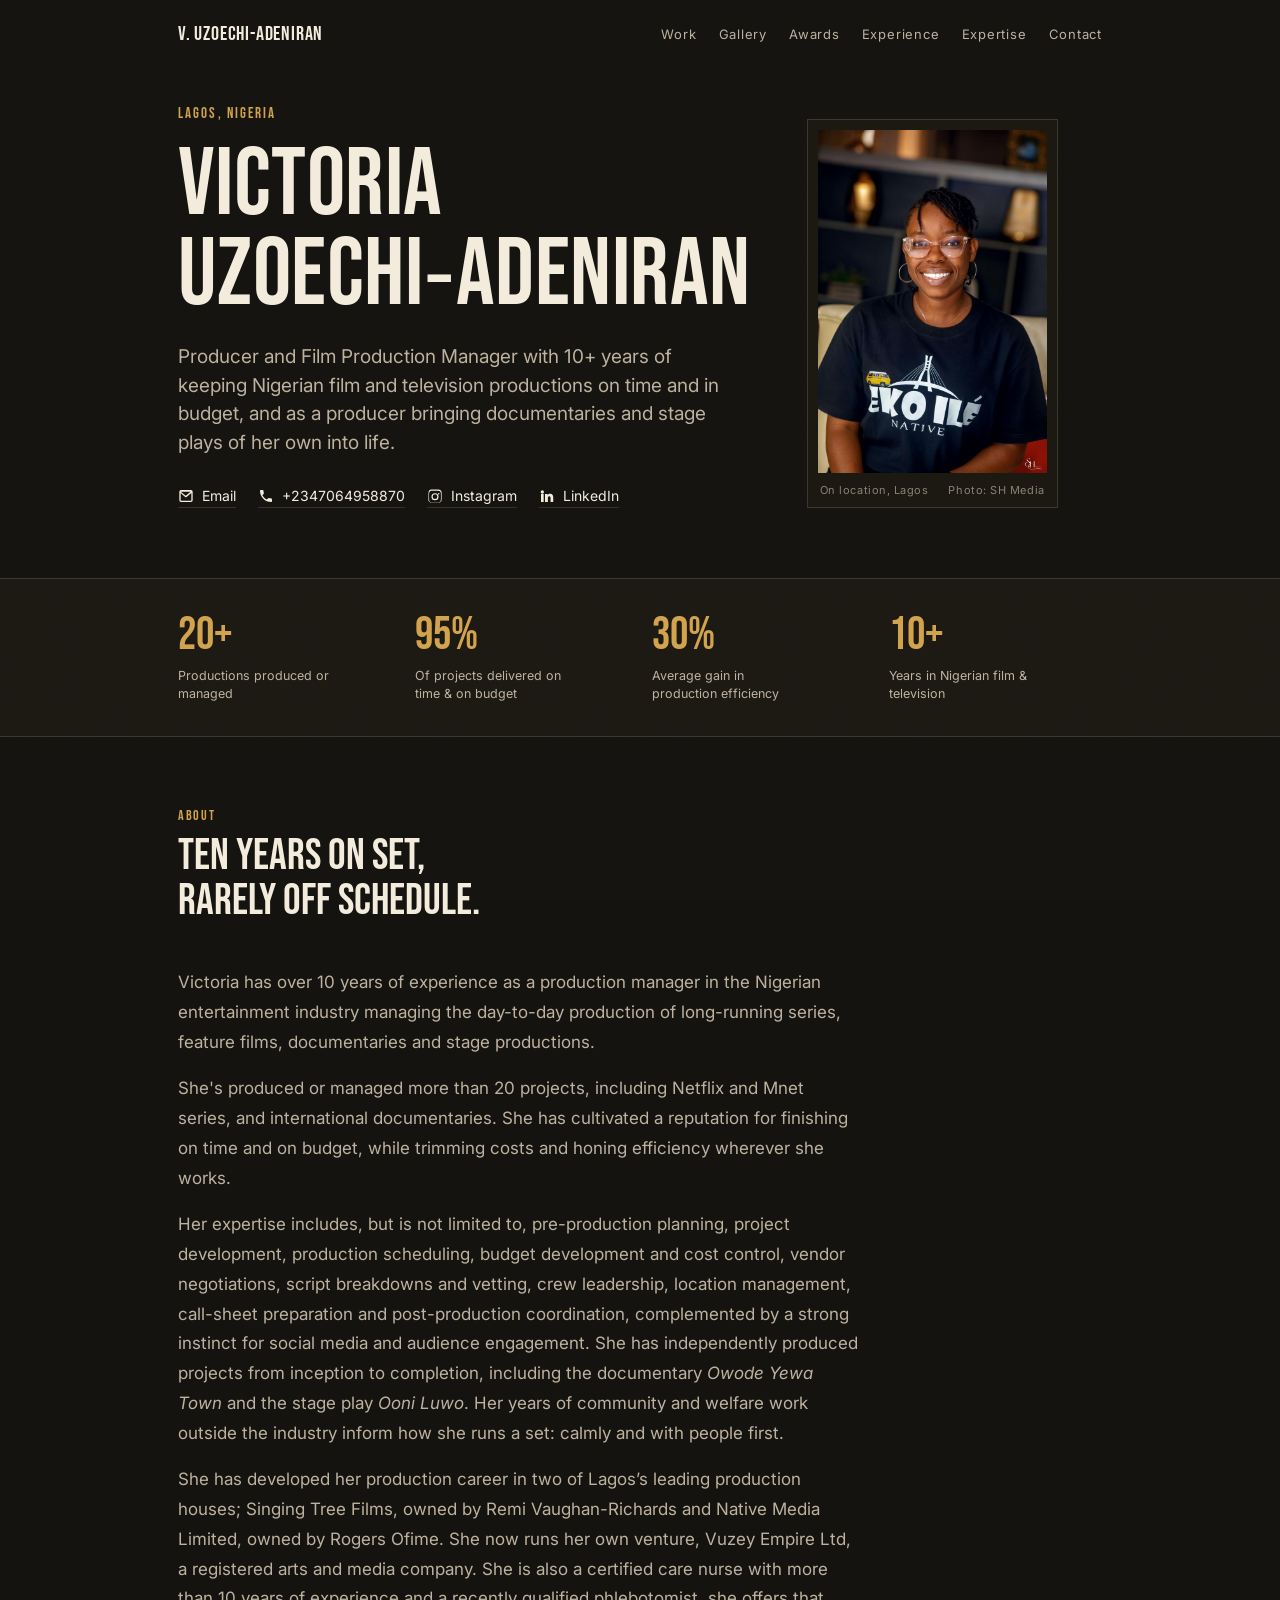
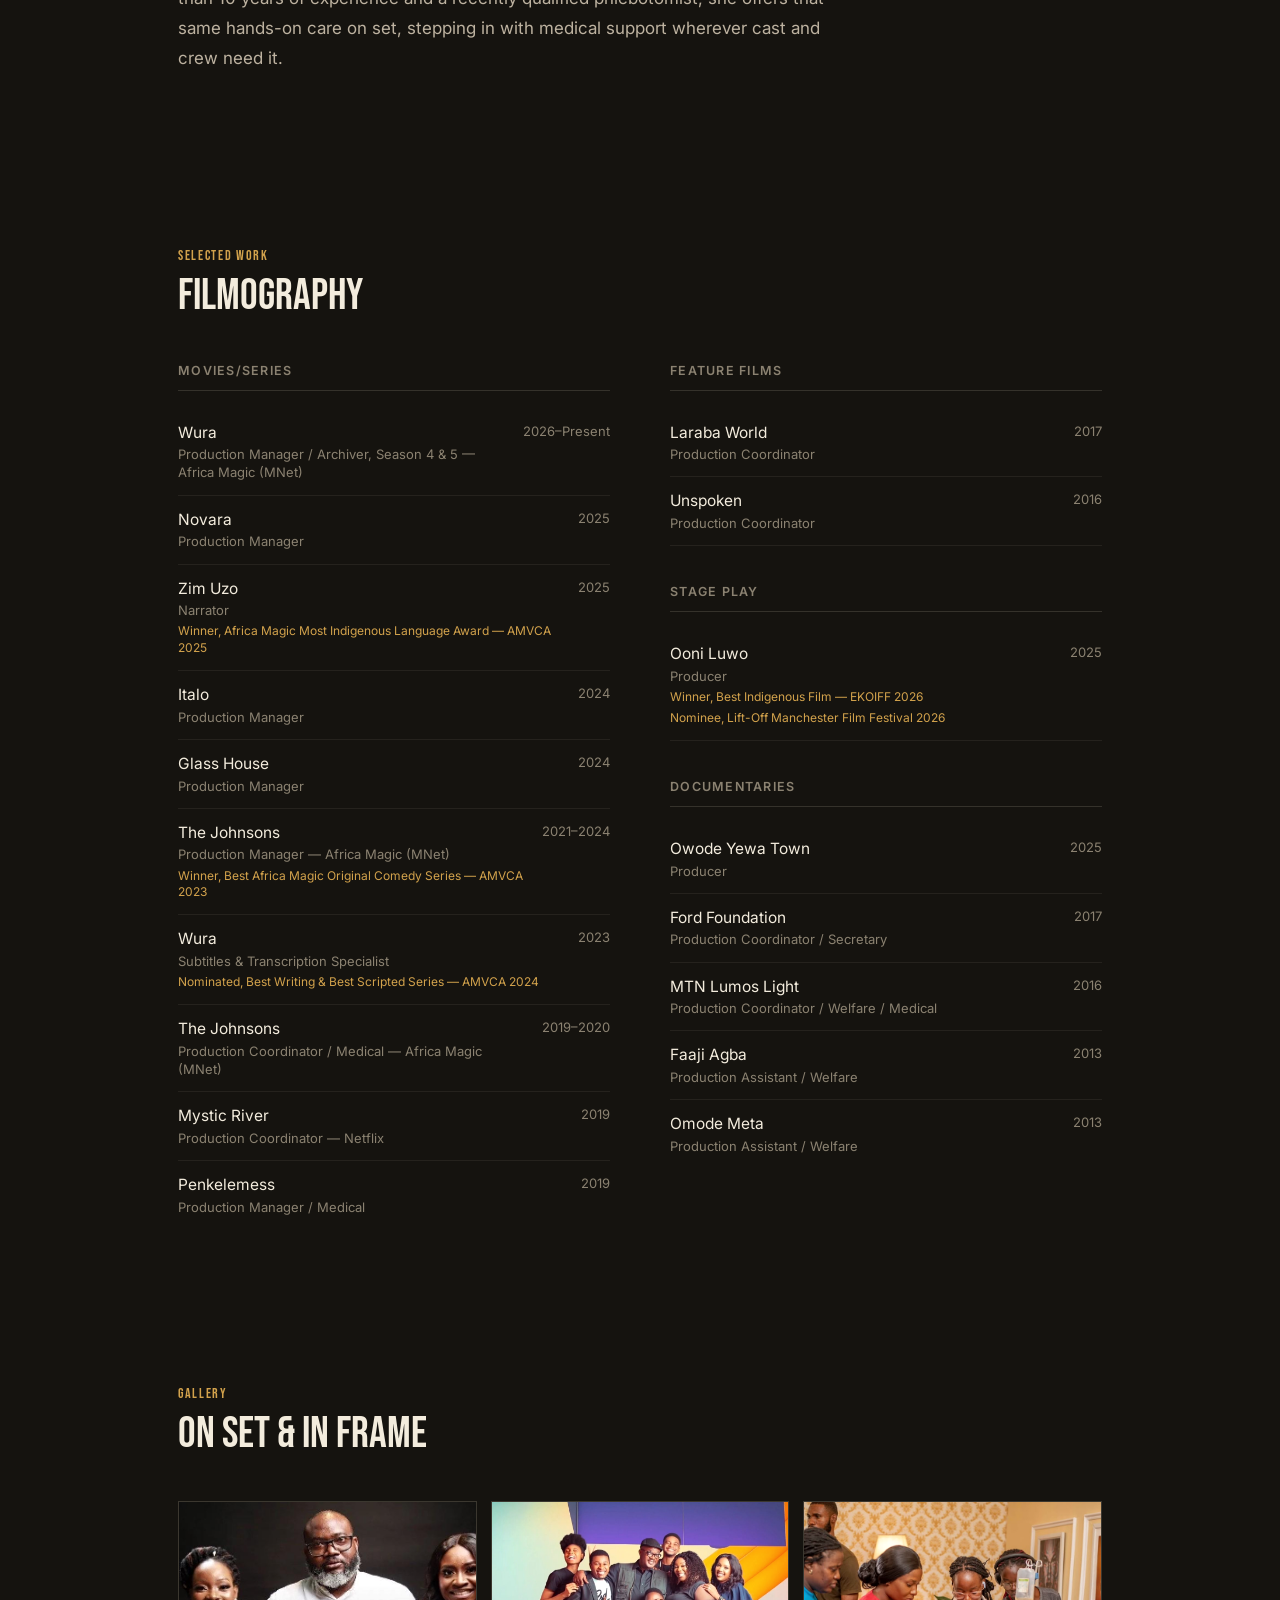
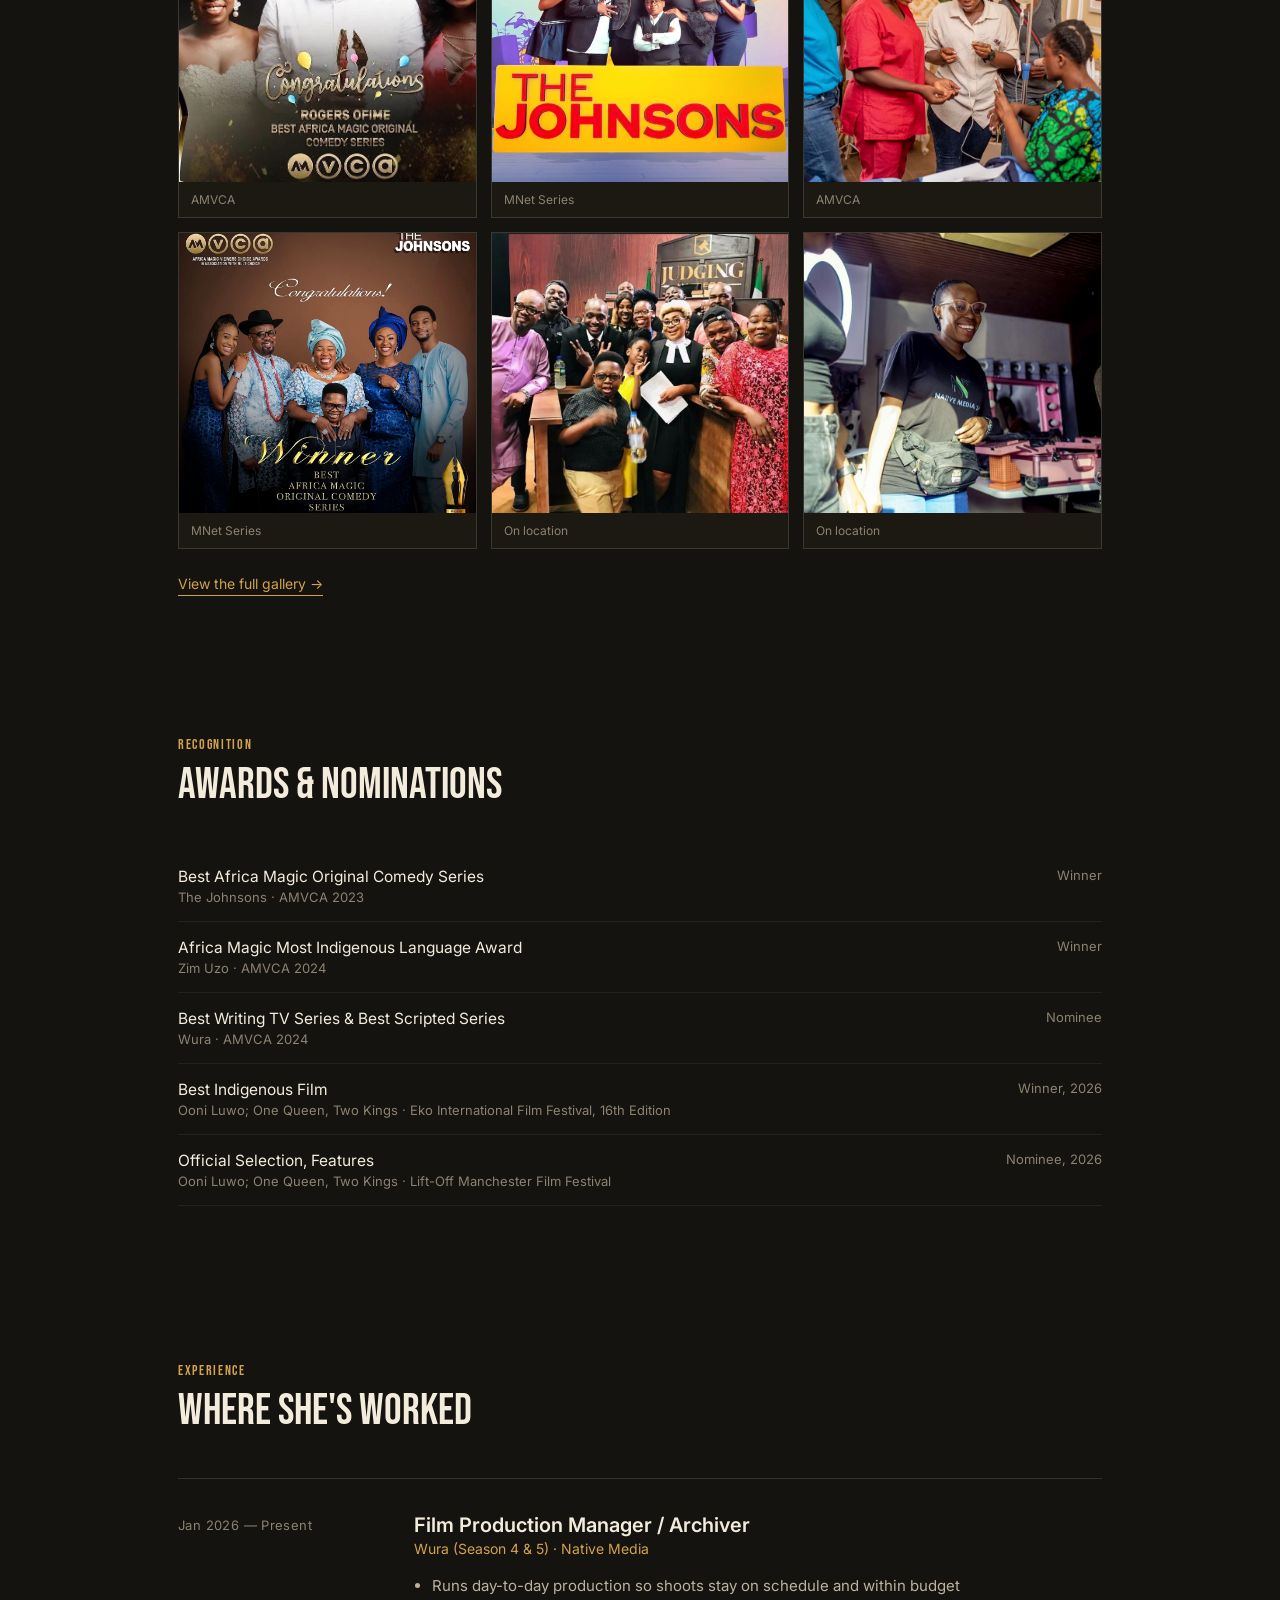
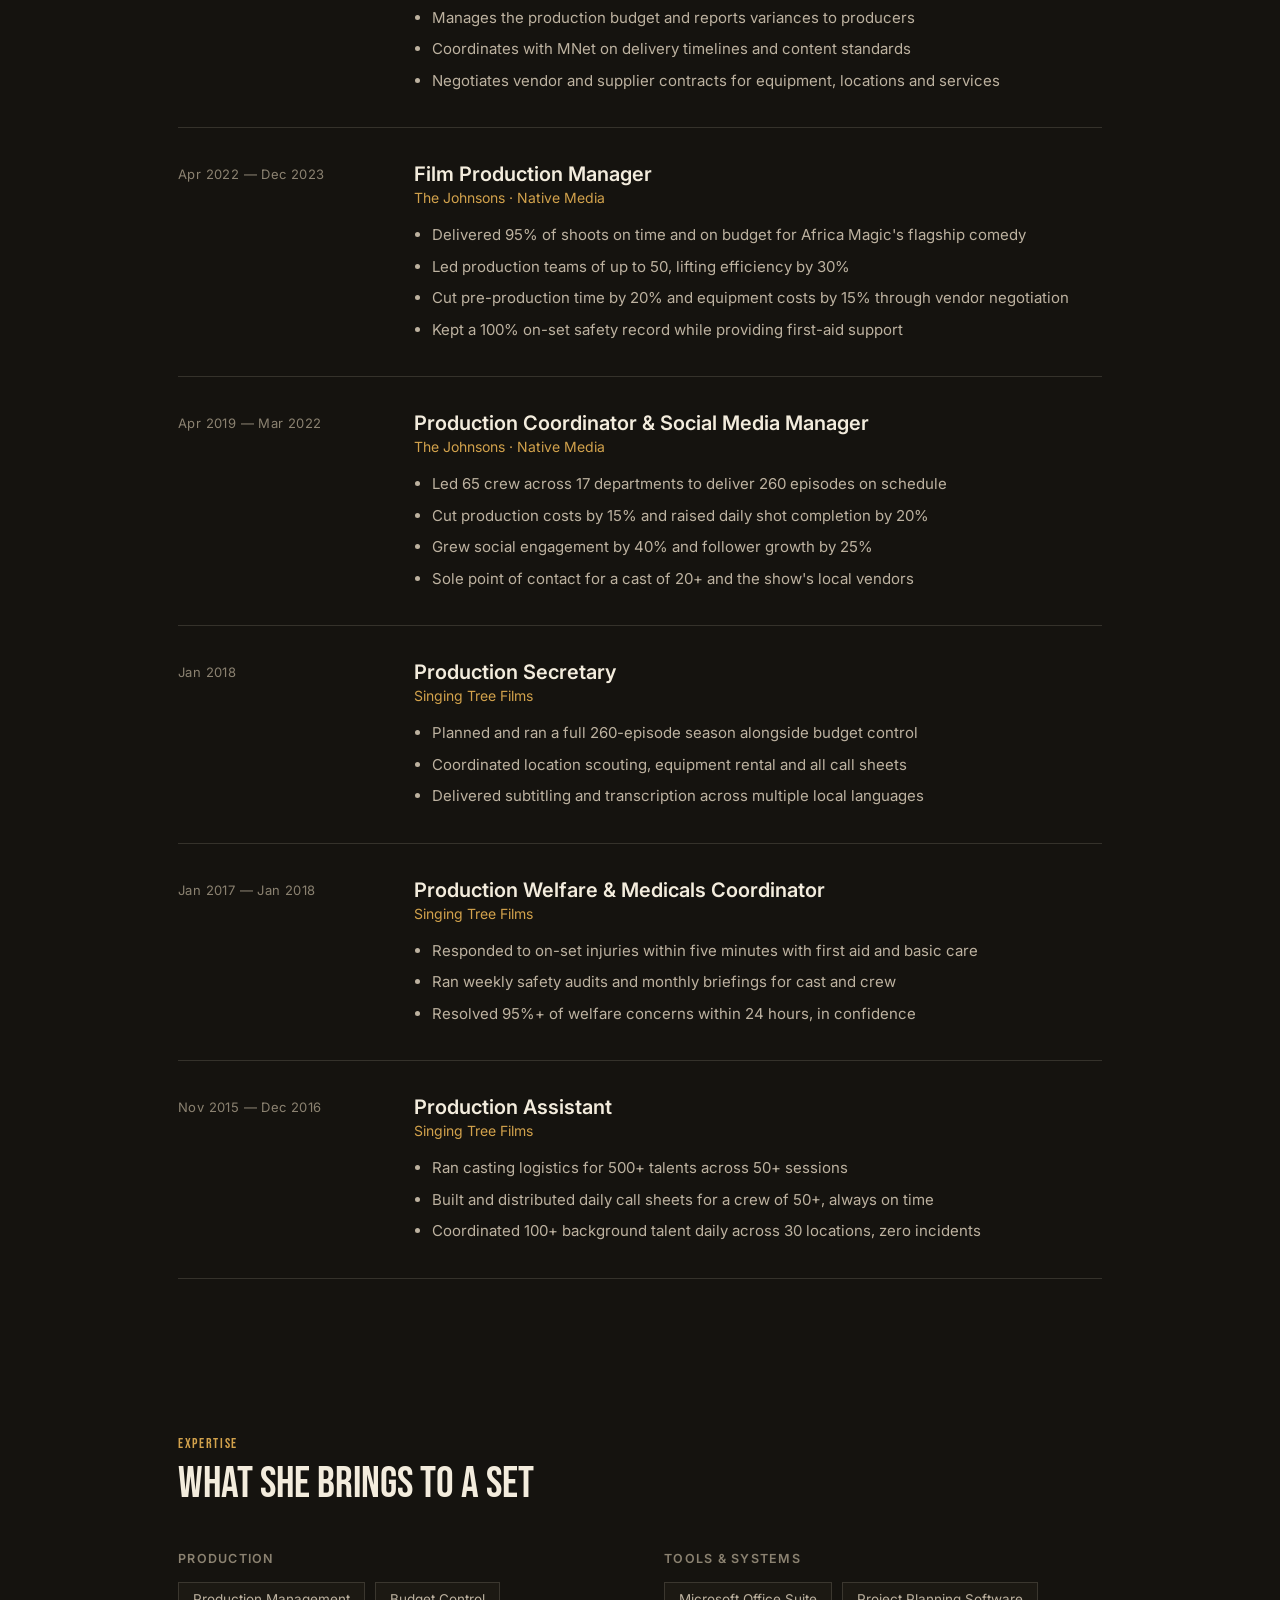
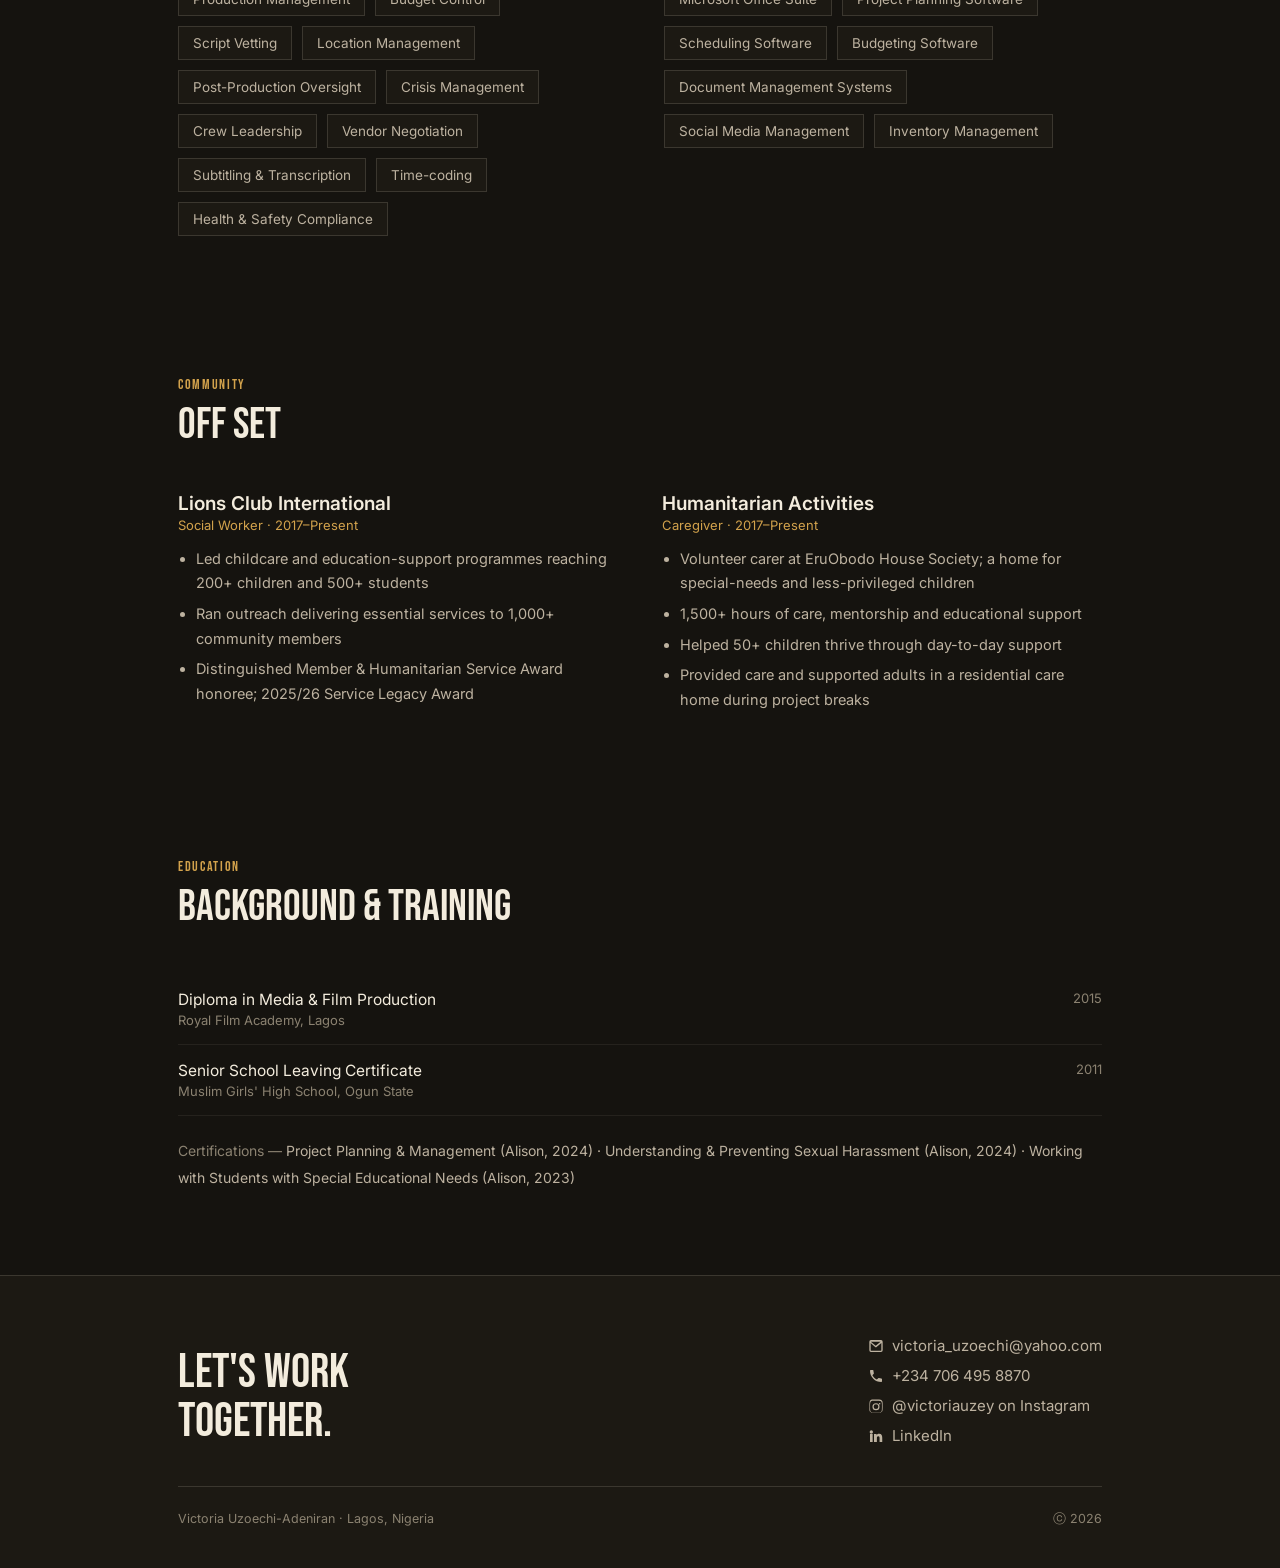
<file: index.html>
<!DOCTYPE html>
<html lang="en">
<head>
<meta charset="UTF-8">
<meta name="viewport" content="width=device-width, initial-scale=1, viewport-fit=cover">
<title>Victoria Uzoechi-Adeniran — Film Production Manager</title>
<link rel="preconnect" href="https://fonts.googleapis.com">
<link rel="preconnect" href="https://fonts.gstatic.com" crossorigin>
<link href="https://fonts.googleapis.com/css2?family=Bebas+Neue&family=Inter:ital,wght@0,400;0,500;0,600;0,700;1,400&display=swap" rel="stylesheet">
<link rel="stylesheet" href="styles.css">
</head>
<body>
<div class="grain"></div>

<div class="topstrip">
  <div class="mark">V. UZOECHI-ADENIRAN</div>
  <nav>
    <a href="#work">Work</a>
    <a href="gallery.html">Gallery</a>
    <a href="#awards">Awards</a>
    <a href="#experience">Experience</a>
    <a href="#expertise">Expertise</a>
    <a href="#contact">Contact</a>
  </nav>
</div>

<header class="hero">
  <div class="hero-text">
    <p class="eyebrow">Lagos, Nigeria</p>
    <h1>Victoria<br>Uzoechi&#8209;Adeniran</h1>
    <p class="role">Producer and Film Production Manager with 10+ years of keeping Nigerian film and television productions on time and in budget, and as a producer bringing documentaries and stage plays of her own into life.</p>
    <div class="hero-links">
      <a href="mailto:Victoria_uzoechi@yahoo.com">
        <svg viewBox="0 0 24 24"><path d="M2 5.5A2.5 2.5 0 0 1 4.5 3h15A2.5 2.5 0 0 1 22 5.5v13a2.5 2.5 0 0 1-2.5 2.5h-15A2.5 2.5 0 0 1 2 18.5v-13zm2.2.3 7.4 6 7.2-6H4.2zM20 7.4l-7.6 6.3a1 1 0 0 1-1.3 0L4 7.5V18.5c0 .3.2.5.5.5h15c.3 0 .5-.2.5-.5V7.4z"/></svg>
        Email
      </a>
      <a href="tel:+2347064958870">
        <svg viewBox="0 0 24 24"><path d="M6.6 10.8c1.4 2.8 3.8 5.2 6.6 6.6l2.2-2.2c.3-.3.7-.4 1-.2 1.1.4 2.3.6 3.6.6.6 0 1 .4 1 1V20c0 .6-.4 1-1 1C10.6 21 3 13.4 3 4c0-.6.4-1 1-1h3.2c.6 0 1 .4 1 1 0 1.3.2 2.5.6 3.6.1.4 0 .8-.2 1L6.6 10.8z"/></svg>
        +2347064958870
      </a>
      <a href="https://www.instagram.com/victoriauzey" target="_blank" rel="noopener">
        <svg viewBox="0 0 24 24"><path d="M12 2.2c3.2 0 3.6 0 4.9.1 1.2.1 1.9.3 2.3.4.6.2 1 .5 1.4.9.4.4.7.8.9 1.4.2.4.3 1.1.4 2.3.1 1.3.1 1.7.1 4.9s0 3.6-.1 4.9c-.1 1.2-.3 1.9-.4 2.3-.2.6-.5 1-.9 1.4-.4.4-.8.7-1.4.9-.4.2-1.1.3-2.3.4-1.3.1-1.7.1-4.9.1s-3.6 0-4.9-.1c-1.2-.1-1.9-.3-2.3-.4-.6-.2-1-.5-1.4-.9-.4-.4-.7-.8-.9-1.4-.2-.4-.3-1.1-.4-2.3C2.2 15.6 2.2 15.2 2.2 12s0-3.6.1-4.9c.1-1.2.3-1.9.4-2.3.2-.6.5-1 .9-1.4.4-.4.8-.7 1.4-.9.4-.2 1.1-.3 2.3-.4C8.4 2.2 8.8 2.2 12 2.2zm0 1.8c-3.1 0-3.5 0-4.7.1-1 .1-1.6.2-1.9.4-.5.2-.8.4-1.1.7-.3.3-.5.6-.7 1.1-.1.3-.3.9-.4 1.9-.1 1.2-.1 1.6-.1 4.7s0 3.5.1 4.7c.1 1 .2 1.6.4 1.9.2.5.4.8.7 1.1.3.3.6.5 1.1.7.3.1.9.3 1.9.4 1.2.1 1.6.1 4.7.1s3.5 0 4.7-.1c1-.1 1.6-.2 1.9-.4.5-.2.8-.4 1.1-.7.3-.3.5-.6.7-1.1.1-.3.3-.9.4-1.9.1-1.2.1-1.6.1-4.7s0-3.5-.1-4.7c-.1-1-.2-1.6-.4-1.9-.2-.5-.4-.8-.7-1.1-.3-.3-.6-.5-1.1-.7-.3-.1-.9-.3-1.9-.4-1.2-.1-1.6-.1-4.7-.1zm0 3.7a5.3 5.3 0 1 1 0 10.6 5.3 5.3 0 0 1 0-10.6zm0 1.8a3.5 3.5 0 1 0 0 7 3.5 3.5 0 0 0 0-7zm5.5-2a1.2 1.2 0 1 1 0 2.4 1.2 1.2 0 0 1 0-2.4z"/></svg>
        Instagram
      </a>
      <a href="https://www.linkedin.com/in/victoria-uzoechi-5a5214102/" target="_blank" rel="noopener">
        <svg viewBox="0 0 24 24"><path d="M4.98 3.5a2.5 2.5 0 1 1 0 5 2.5 2.5 0 0 1 0-5zM3 9h4v12H3zM9 9h3.8v1.7h.05c.53-1 1.83-2 3.76-2 4 0 4.75 2.6 4.75 6v6.3h-4v-5.6c0-1.34-.02-3.07-1.87-3.07-1.87 0-2.16 1.46-2.16 2.97V21H9z"/></svg>
        LinkedIn
      </a>
    </div>
  </div>
  <div class="hero-photo">
    <div class="frame">
      <img src="images/profile.jpeg" alt="Portrait of Victoria Uzoechi-Adeniran">
      <div class="cap"><span>On location, Lagos</span><span>Photo: SH Media</span></div>
    </div>
  </div>
</header>

<div class="stats">
  <div class="stats-inner">
    <div class="stat"><b>20+</b><span>Productions produced or managed</span></div>
    <div class="stat"><b>95%</b><span>Of projects delivered on time &amp; on budget</span></div>
    <div class="stat"><b>30%</b><span>Average gain in production efficiency</span></div>
    <div class="stat"><b>10+</b><span>Years in Nigerian film &amp; television</span></div>
  </div>
</div>

<section class="tight" id="about">
  <div class="wrap">
    <div class="section-head">
      <p class="tag">About</p>
      <h2>Ten years on set,<br>rarely off schedule.</h2>
    </div>
    <p class="lede">Victoria has over 10 years of experience as a production manager in the Nigerian entertainment industry managing the day-to-day production of long-running series, feature films, documentaries and stage productions.</p>
    <p class="lede">She's produced or managed more than 20 projects, including Netflix and Mnet series, and international documentaries. She has cultivated a reputation for finishing on time and on budget, while trimming costs and honing efficiency wherever she works.</p>
    <p class="lede">Her expertise includes, but is not limited to, pre-production planning, project development, production scheduling, budget development and cost control, vendor negotiations, script breakdowns and vetting, crew leadership, location management, call-sheet preparation and post-production coordination, complemented by a strong instinct for social media and audience engagement. She has independently produced projects from inception to completion, including the documentary <em>Owode Yewa Town</em> and the stage play <em>Ooni Luwo</em>. Her years of community and welfare work outside the industry inform how she runs a set: calmly and with people first.</p>
    <p class="lede">She has developed her production career in two of Lagos’s leading production houses; Singing Tree Films, owned by Remi Vaughan-Richards and Native Media Limited, owned by Rogers Ofime. She now runs her own venture, Vuzey Empire Ltd, a registered arts and media company. She is also a certified care nurse with more than 10 years of experience and a recently qualified phlebotomist, she offers that same hands-on care on set, stepping in with medical support wherever cast and crew need it.</p>
  </div>
</section>

<section id="work">
  <div class="wrap">
    <div class="section-head">
      <p class="tag">Selected Work</p>
      <h2>Filmography</h2>
    </div>
    <div class="fg-groups">

      <div class="fg-group">
        <h3>Movies/Series</h3>
        <div class="fg-item"><div class="fg-title">Wura <span class="role">Production Manager / Archiver, Season 4 &amp; 5 — Africa Magic (MNet)</span></div><div class="fg-year">2026–Present</div></div>
        <div class="fg-item"><div class="fg-title">Novara <span class="role">Production Manager</span></div><div class="fg-year">2025</div></div>
        <div class="fg-item"><div class="fg-title">Zim Uzo <span class="role">Narrator</span><span class="rec">Winner, Africa Magic Most Indigenous Language Award — AMVCA 2025</span></div><div class="fg-year">2025</div></div>
        <div class="fg-item"><div class="fg-title">Italo <span class="role">Production Manager</span></div><div class="fg-year">2024</div></div>
        <div class="fg-item"><div class="fg-title">Glass House <span class="role">Production Manager</span></div><div class="fg-year">2024</div></div>
        <div class="fg-item"><div class="fg-title">The Johnsons <span class="role">Production Manager — Africa Magic (MNet)</span><span class="rec">Winner, Best Africa Magic Original Comedy Series — AMVCA 2023</span></div><div class="fg-year">2021–2024</div></div>
        <div class="fg-item"><div class="fg-title">Wura <span class="role">Subtitles &amp; Transcription Specialist</span><span class="rec">Nominated, Best Writing &amp; Best Scripted Series — AMVCA 2024</span></div><div class="fg-year">2023</div></div>
        <div class="fg-item"><div class="fg-title">The Johnsons <span class="role">Production Coordinator / Medical — Africa Magic (MNet)</span></div><div class="fg-year">2019–2020</div></div>
        <div class="fg-item"><div class="fg-title">Mystic River <span class="role">Production Coordinator — Netflix</span></div><div class="fg-year">2019</div></div>
        <div class="fg-item"><div class="fg-title">Penkelemess <span class="role">Production Manager / Medical</span></div><div class="fg-year">2019</div></div>
      </div>

      <div class="fg-group">
        <h3>Feature Films</h3>
        <div class="fg-item"><div class="fg-title">Laraba World <span class="role">Production Coordinator</span></div><div class="fg-year">2017</div></div>
        <div class="fg-item"><div class="fg-title">Unspoken <span class="role">Production Coordinator</span></div><div class="fg-year">2016</div></div>

        <h3 style="margin-top:38px;">Stage Play</h3>
        <div class="fg-item">
          <div class="fg-title">Ooni Luwo 
            <span class="role">Producer</span>
            <span class="rec">Winner, Best Indigenous Film — EKOIFF 2026</span>
            <span class="rec">Nominee, Lift-Off Manchester Film Festival 2026</span>
          </div>
          <div class="fg-year">2025</div>
        </div>

        <h3 style="margin-top:38px;">Documentaries</h3>
        <div class="fg-item"><div class="fg-title">Owode Yewa Town <span class="role">Producer</span></div><div class="fg-year">2025</div></div>
        <div class="fg-item"><div class="fg-title">Ford Foundation <span class="role">Production Coordinator / Secretary</span></div><div class="fg-year">2017</div></div>
        <div class="fg-item"><div class="fg-title">MTN Lumos Light <span class="role">Production Coordinator / Welfare / Medical</span></div><div class="fg-year">2016</div></div>
        <div class="fg-item"><div class="fg-title">Faaji Agba <span class="role">Production Assistant / Welfare</span></div><div class="fg-year">2013</div></div>
        <div class="fg-item"><div class="fg-title">Omode Meta <span class="role">Production Assistant / Welfare</span></div><div class="fg-year">2013</div></div>
      </div>

    </div>
  </div>
</section>

<section class="tight" id="gallery">
  <div class="wrap">
    <div class="section-head">
      <p class="tag">Gallery</p>
      <h2>On set &amp; in frame</h2>
    </div>
    <div class="gallery-grid">
      <figure><img src="images/gallery-1.jpeg" alt="Victoria on set, photo 1"><figcaption>AMVCA</figcaption></figure>
      <figure><img src="images/gallery-2.jpeg" alt="Victoria on set, photo 2"><figcaption>MNet Series</figcaption></figure>
      <figure><img src="images/gallery-3.jpeg" alt="Victoria on set, photo 3"><figcaption>AMVCA</figcaption></figure>
      <figure><img src="images/gallery-4.jpeg" alt="Victoria on set, photo 4"><figcaption>MNet Series</figcaption></figure>
      <figure id="gallery-slot-5"><img src="images/gallery-5.jpeg" alt="Victoria on set, photo 5"><figcaption>On location</figcaption></figure>
      <figure id="gallery-slot-6"><img src="images/gallery-6.jpeg" alt="Victoria on set, photo 6"><figcaption>On location</figcaption></figure>
    </div>
    <a class="gallery-cta" href="gallery.html">View the full gallery &rarr;</a>
  </div>
</section>

<section class="tight" id="awards">
  <div class="wrap">
    <div class="section-head">
      <p class="tag">Recognition</p>
      <h2>Awards &amp; nominations</h2>
    </div>
    <div class="edu-row">
      <div><div class="what">Best Africa Magic Original Comedy Series</div><div class="where">The Johnsons &middot; AMVCA 2023</div></div>
      <div class="when">Winner</div>
    </div>
    <div class="edu-row">
      <div><div class="what">Africa Magic Most Indigenous Language Award</div><div class="where">Zim Uzo &middot; AMVCA 2024</div></div>
      <div class="when">Winner</div>
    </div>
    <div class="edu-row">
      <div><div class="what">Best Writing TV Series &amp; Best Scripted Series</div><div class="where">Wura &middot; AMVCA 2024</div></div>
      <div class="when">Nominee</div>
    </div>
    <div class="edu-row">
      <div><div class="what">Best Indigenous Film</div><div class="where">Ooni Luwo; One Queen, Two Kings &middot; Eko International Film Festival, 16th Edition</div></div>
      <div class="when">Winner, 2026</div>
    </div>
    <div class="edu-row">
      <div><div class="what">Official Selection, Features</div><div class="where">Ooni Luwo; One Queen, Two Kings &middot; Lift-Off Manchester Film Festival</div></div>
      <div class="when">Nominee, 2026</div>
    </div>
  </div>
</section>

<section id="experience">
  <div class="wrap">
    <div class="section-head">
      <p class="tag">Experience</p>
      <h2>Where she's worked</h2>
    </div>
    <div class="timeline">

      <div class="tl-item">
        <div class="tl-when">Jan 2026 — Present</div>
        <div>
          <p class="tl-role">Film Production Manager / Archiver</p>
          <p class="tl-org">Wura (Season 4 &amp; 5) · Native Media</p>
          <ul>
            <li>Runs day-to-day production so shoots stay on schedule and within budget</li>
            <li>Manages the production budget and reports variances to producers</li>
            <li>Coordinates with MNet on delivery timelines and content standards</li>
            <li>Negotiates vendor and supplier contracts for equipment, locations and services</li>
          </ul>
        </div>
      </div>

      <div class="tl-item">
        <div class="tl-when">Apr 2022 — Dec 2023</div>
        <div>
          <p class="tl-role">Film Production Manager</p>
          <p class="tl-org">The Johnsons · Native Media</p>
          <ul>
            <li>Delivered 95% of shoots on time and on budget for Africa Magic's flagship comedy</li>
            <li>Led production teams of up to 50, lifting efficiency by 30%</li>
            <li>Cut pre-production time by 20% and equipment costs by 15% through vendor negotiation</li>
            <li>Kept a 100% on-set safety record while providing first-aid support</li>
          </ul>
        </div>
      </div>

      <div class="tl-item">
        <div class="tl-when">Apr 2019 — Mar 2022</div>
        <div>
          <p class="tl-role">Production Coordinator &amp; Social Media Manager</p>
          <p class="tl-org">The Johnsons · Native Media</p>
          <ul>
            <li>Led 65 crew across 17 departments to deliver 260 episodes on schedule</li>
            <li>Cut production costs by 15% and raised daily shot completion by 20%</li>
            <li>Grew social engagement by 40% and follower growth by 25%</li>
            <li>Sole point of contact for a cast of 20+ and the show's local vendors</li>
          </ul>
        </div>
      </div>

      <div class="tl-item">
        <div class="tl-when">Jan 2018</div>
        <div>
          <p class="tl-role">Production Secretary</p>
          <p class="tl-org">Singing Tree Films</p>
          <ul>
            <li>Planned and ran a full 260-episode season alongside budget control</li>
            <li>Coordinated location scouting, equipment rental and all call sheets</li>
            <li>Delivered subtitling and transcription across multiple local languages</li>
          </ul>
        </div>
      </div>

      <div class="tl-item">
        <div class="tl-when">Jan 2017 — Jan 2018</div>
        <div>
          <p class="tl-role">Production Welfare &amp; Medicals Coordinator</p>
          <p class="tl-org">Singing Tree Films</p>
          <ul>
            <li>Responded to on-set injuries within five minutes with first aid and basic care</li>
            <li>Ran weekly safety audits and monthly briefings for cast and crew</li>
            <li>Resolved 95%+ of welfare concerns within 24 hours, in confidence</li>
          </ul>
        </div>
      </div>

      <div class="tl-item">
        <div class="tl-when">Nov 2015 — Dec 2016</div>
        <div>
          <p class="tl-role">Production Assistant</p>
          <p class="tl-org">Singing Tree Films</p>
          <ul>
            <li>Ran casting logistics for 500+ talents across 50+ sessions</li>
            <li>Built and distributed daily call sheets for a crew of 50+, always on time</li>
            <li>Coordinated 100+ background talent daily across 30 locations, zero incidents</li>
          </ul>
        </div>
      </div>

    </div>
  </div>
</section>

<section class="tight" id="expertise">
  <div class="wrap">
    <div class="section-head">
      <p class="tag">Expertise</p>
      <h2>What she brings to a set</h2>
    </div>
    <div class="exp-cols">
      <div>
        <h3>Production</h3>
        <div class="pills">
          <span class="pill">Production Management</span>
          <span class="pill">Budget Control</span>
          <span class="pill">Script Vetting</span>
          <span class="pill">Location Management</span>
          <span class="pill">Post-Production Oversight</span>
          <span class="pill">Crisis Management</span>
          <span class="pill">Crew Leadership</span>
          <span class="pill">Vendor Negotiation</span>
          <span class="pill">Subtitling &amp; Transcription</span>
          <span class="pill">Time-coding</span>
          <span class="pill">Health &amp; Safety Compliance</span>
        </div>
      </div>
      <div>
        <h3>Tools &amp; Systems</h3>
        <div class="pills">
          <span class="pill">Microsoft Office Suite</span>
          <span class="pill">Project Planning Software</span>
          <span class="pill">Scheduling Software</span>
          <span class="pill">Budgeting Software</span>
          <span class="pill">Document Management Systems</span>
          <span class="pill">Social Media Management</span>
          <span class="pill">Inventory Management</span>
        </div>
      </div>
    </div>
  </div>
</section>

<section class="tight" id="community">
  <div class="wrap">
    <div class="section-head">
      <p class="tag">Community</p>
      <h2>Off set</h2>
    </div>
    <div class="comm-grid">
      <div class="comm-card">
        <h3>Lions Club International</h3>
        <p class="since">Social Worker · 2017–Present</p>
        <ul>
          <li>Led childcare and education-support programmes reaching 200+ children and 500+ students</li>
          <li>Ran outreach delivering essential services to 1,000+ community members</li>
          <li>Distinguished Member &amp; Humanitarian Service Award honoree; 2025/26 Service Legacy Award</li>
        </ul>
      </div>
      <div class="comm-card">
        <h3>Humanitarian Activities</h3>
        <p class="since">Caregiver · 2017–Present</p>
        <ul>
          <li>Volunteer carer at EruObodo House Society; a home for special-needs and less-privileged children</li>
          <li>1,500+ hours of care, mentorship and educational support</li>
          <li>Helped 50+ children thrive through day-to-day support</li>
          <li>Provided care and supported adults in a residential care home during project breaks</li>
        </ul>
      </div>
    </div>
  </div>
</section>

<section class="tight" id="education">
  <div class="wrap">
    <div class="section-head">
      <p class="tag">Education</p>
      <h2>Background &amp; training</h2>
    </div>
    <div class="edu-row">
      <div><div class="what">Diploma in Media &amp; Film Production</div><div class="where">Royal Film Academy, Lagos</div></div>
      <div class="when">2015</div>
    </div>
    <div class="edu-row">
      <div><div class="what">Senior School Leaving Certificate</div><div class="where">Muslim Girls' High School, Ogun State</div></div>
      <div class="when">2011</div>
    </div>
    <p class="training-list"><span>Certifications —</span> Project Planning &amp; Management (Alison, 2024) · Understanding &amp; Preventing Sexual Harassment (Alison, 2024) · Working with Students with Special Educational Needs (Alison, 2023)</p>
  </div>
</section>

<footer id="contact">
  <div class="foot-inner">
    <div class="foot-top">
      <h2>Let's work<br>together.</h2>
      <div class="foot-cta">
        <a href="mailto:Victoria_uzoechi@yahoo.com">
          <svg viewBox="0 0 24 24"><path d="M2 5.5A2.5 2.5 0 0 1 4.5 3h15A2.5 2.5 0 0 1 22 5.5v13a2.5 2.5 0 0 1-2.5 2.5h-15A2.5 2.5 0 0 1 2 18.5v-13zm2.2.3 7.4 6 7.2-6H4.2zM20 7.4l-7.6 6.3a1 1 0 0 1-1.3 0L4 7.5V18.5c0 .3.2.5.5.5h15c.3 0 .5-.2.5-.5V7.4z"/></svg>
          victoria_uzoechi@yahoo.com
        </a>
        <a href="tel:+2347064958870">
          <svg viewBox="0 0 24 24"><path d="M6.6 10.8c1.4 2.8 3.8 5.2 6.6 6.6l2.2-2.2c.3-.3.7-.4 1-.2 1.1.4 2.3.6 3.6.6.6 0 1 .4 1 1V20c0 .6-.4 1-1 1C10.6 21 3 13.4 3 4c0-.6.4-1 1-1h3.2c.6 0 1 .4 1 1 0 1.3.2 2.5.6 3.6.1.4 0 .8-.2 1L6.6 10.8z"/></svg>
          +234 706 495 8870
        </a>
        <a href="https://www.instagram.com/victoriauzey" target="_blank" rel="noopener">
          <svg viewBox="0 0 24 24"><path d="M12 2.2c3.2 0 3.6 0 4.9.1 1.2.1 1.9.3 2.3.4.6.2 1 .5 1.4.9.4.4.7.8.9 1.4.2.4.3 1.1.4 2.3.1 1.3.1 1.7.1 4.9s0 3.6-.1 4.9c-.1 1.2-.3 1.9-.4 2.3-.2.6-.5 1-.9 1.4-.4.4-.8.7-1.4.9-.4.2-1.1.3-2.3.4-1.3.1-1.7.1-4.9.1s-3.6 0-4.9-.1c-1.2-.1-1.9-.3-2.3-.4-.6-.2-1-.5-1.4-.9-.4-.4-.7-.8-.9-1.4-.2-.4-.3-1.1-.4-2.3C2.2 15.6 2.2 15.2 2.2 12s0-3.6.1-4.9c.1-1.2.3-1.9.4-2.3.2-.6.5-1 .9-1.4.4-.4.8-.7 1.4-.9.4-.2 1.1-.3 2.3-.4C8.4 2.2 8.8 2.2 12 2.2zm0 1.8c-3.1 0-3.5 0-4.7.1-1 .1-1.6.2-1.9.4-.5.2-.8.4-1.1.7-.3.3-.5.6-.7 1.1-.1.3-.3.9-.4 1.9-.1 1.2-.1 1.6-.1 4.7s0 3.5.1 4.7c.1 1 .2 1.6.4 1.9.2.5.4.8.7 1.1.3.3.6.5 1.1.7.3.1.9.3 1.9.4 1.2.1 1.6.1 4.7.1s3.5 0 4.7-.1c1-.1 1.6-.2 1.9-.4.5-.2.8-.4 1.1-.7.3-.3.5-.6.7-1.1.1-.3.3-.9.4-1.9.1-1.2.1-1.6.1-4.7s0-3.5-.1-4.7c-.1-1-.2-1.6-.4-1.9-.2-.5-.4-.8-.7-1.1-.3-.3-.6-.5-1.1-.7-.3-.1-.9-.3-1.9-.4-1.2-.1-1.6-.1-4.7-.1zm0 3.7a5.3 5.3 0 1 1 0 10.6 5.3 5.3 0 0 1 0-10.6zm0 1.8a3.5 3.5 0 1 0 0 7 3.5 3.5 0 0 0 0-7zm5.5-2a1.2 1.2 0 1 1 0 2.4 1.2 1.2 0 0 1 0-2.4z"/></svg>
          @victoriauzey on Instagram
        </a>
        <a href="https://www.linkedin.com/in/victoria-uzoechi-5a5214102/" target="_blank" rel="noopener">
          <svg viewBox="0 0 24 24"><path d="M4.98 3.5a2.5 2.5 0 1 1 0 5 2.5 2.5 0 0 1 0-5zM3 9h4v12H3zM9 9h3.8v1.7h.05c.53-1 1.83-2 3.76-2 4 0 4.75 2.6 4.75 6v6.3h-4v-5.6c0-1.34-.02-3.07-1.87-3.07-1.87 0-2.16 1.46-2.16 2.97V21H9z"/></svg>
          LinkedIn
        </a>
    </div>
    </div>
    <div class="foot-bottom">
      <span>Victoria Uzoechi-Adeniran · Lagos, Nigeria</span>
      <span>ⓒ 2026</span>
    </div>
  </div>
</footer>

<script src="gallery-data.js"></script>
<script>
(function(){
  // First 4 gallery photos on the homepage always stay the same
  // (gallery-1..4.jpeg, hardcoded above). The last 2 slots pick 2 different
  // photos at random, from everything AFTER the first 4 in gallery-data.js,
  // on every reload. The full gallery page (gallery.html) shows all of them.
  var all = window.GALLERY_IMAGES || [];
  var pool = all.slice(4); // everything after the first 4 fixed photos

  for (var i = pool.length - 1; i > 0; i--) {
    var j = Math.floor(Math.random() * (i + 1));
    var t = pool[i]; pool[i] = pool[j]; pool[j] = t;
  }
  var picks = pool.slice(0, 2);

  var slot5 = document.getElementById('gallery-slot-5');
  var slot6 = document.getElementById('gallery-slot-6');
  if (slot5 && picks[0]) slot5.querySelector('img').src = picks[0];
  if (slot6 && picks[1]) slot6.querySelector('img').src = picks[1];
})();
</script>
</body>
</html>
</file>
<file: styles.css>
:root{
    --bg:#15130F;
    --bg-alt:#1C1913;
    --bg-raise:#221E17;
    --ink:#F3ECDD;
    --ink-dim:#BDB2A0;
    --ink-faint:#8B8271;
    --gold:#D2A24C;
    --gold-soft:#8C7038;
    --rust:#A9472E;
    --hair:rgba(243,236,221,0.14);
    --hair-soft:rgba(243,236,221,0.07);
    --maxw:980px;
    --font-display:'Bebas Neue', 'Arial Narrow', sans-serif;
    --font-body:'Inter', -apple-system, BlinkMacSystemFont, sans-serif;
  }
  html{box-sizing:border-box; scroll-padding-top:env(safe-area-inset-top,0px);}
  *,*::before,*::after{box-sizing:inherit;}
  body{
    margin:0;
    background:var(--bg);
    color:var(--ink);
    font-family:var(--font-body);
    -webkit-font-smoothing:antialiased;
    padding-top:env(safe-area-inset-top,0px);
    padding-bottom:env(safe-area-inset-bottom,0px);
    overflow-x:hidden;
  }
  img{max-width:100%; display:block;}
  a{color:inherit;}

  .wrap{max-width:var(--maxw); margin:0 auto; padding:0 28px;}

  /* ---------- Film-grain texture (subtle, static) ---------- */
  .grain{
    position:fixed; inset:0; pointer-events:none; z-index:1; opacity:0.05; mix-blend-mode:overlay;
    background-image:url("data:image/svg+xml,%3Csvg xmlns='http://www.w3.org/2000/svg' width='120' height='120'%3E%3Cfilter id='n'%3E%3CfeTurbulence type='fractalNoise' baseFrequency='0.9' numOctaves='2' stitchTiles='stitch'/%3E%3C/filter%3E%3Crect width='100%25' height='100%25' filter='url(%23n)'/%3E%3C/svg%3E");
  }

  /* ---------- Nav / top strip ---------- */
  .topstrip{
    position:relative; z-index:5;
    display:flex; justify-content:space-between; align-items:center;
    padding:22px 28px; max-width:var(--maxw); margin:0 auto;
    font-size:13px; letter-spacing:0.06em; color:var(--ink-faint);
  }
  .topstrip .mark{font-family:var(--font-display); font-size:20px; letter-spacing:0.04em; color:var(--ink);}
  .topstrip nav{display:flex; gap:22px;}
  .topstrip nav a{text-decoration:none; color:var(--ink-dim); transition:color .2s ease;}
  .topstrip nav a:hover{color:var(--gold);}
  @media (max-width:640px){ .topstrip nav{display:none;} }

  /* ---------- Hero ---------- */
  .hero{
    position:relative; z-index:2;
    max-width:var(--maxw); margin:0 auto;
    padding:36px 28px 70px;
    display:grid; grid-template-columns:1.15fr 0.85fr; gap:56px; align-items:end;
  }
  .hero-text .eyebrow{
    font-family:var(--font-display); letter-spacing:0.14em; font-size:15px; color:var(--gold);
    margin:0 0 18px;
  }
  .hero-text h1{
    font-family:var(--font-display);
    font-weight:400;
    font-size:clamp(52px, 8.6vw, 96px);
    line-height:0.94;
    letter-spacing:0.005em;
    margin:0 0 22px;
    color:var(--ink);
  }
  .hero-text .role{
    font-size:19px; color:var(--ink-dim); max-width:46ch; line-height:1.5; margin:0 0 30px;
    font-weight:400;
  }
  .hero-links{display:flex; flex-wrap:wrap; gap:14px 22px; font-size:14px;}
  .hero-links a{
    text-decoration:none; color:var(--ink);
    border-bottom:1px solid var(--hair);
    padding-bottom:3px;
    transition:border-color .2s ease, color .2s ease;
  }
  .hero-links a:hover{color:var(--gold); border-color:var(--gold);}

  .hero-photo{position:relative;}
  .hero-photo .frame{
    position:relative;
    border:1px solid var(--hair);
    padding:10px;
    background:var(--bg-alt);
  }
  .hero-photo img{width:100%; height:auto; display:block; filter:saturate(0.94) contrast(1.03);}
  .hero-photo .cap{
    display:flex; justify-content:space-between; font-size:11px; letter-spacing:0.05em;
    color:var(--ink-faint); margin-top:10px; padding:0 2px;
  }

  @media (max-width:800px){
    .hero{grid-template-columns:1fr; gap:34px; padding-top:14px;}
    .hero-photo{max-width:320px; margin:0 auto;}
  }

  /* ---------- Stat strip ---------- */
  .stats{
    border-top:1px solid var(--hair); border-bottom:1px solid var(--hair);
    background:var(--bg-alt);
  }
  .stats-inner{
    max-width:var(--maxw); margin:0 auto; padding:34px 28px;
    display:grid; grid-template-columns:repeat(4,1fr); gap:24px;
  }
  .stat b{
    display:block; font-family:var(--font-display); font-weight:400;
    font-size:clamp(34px,5vw,46px); color:var(--gold); line-height:1;
  }
  .stat span{display:block; margin-top:8px; font-size:12.5px; color:var(--ink-dim); line-height:1.4; max-width:20ch;}
  @media (max-width:700px){ .stats-inner{grid-template-columns:repeat(2,1fr); row-gap:30px;} }

  /* ---------- Section shell ---------- */
  section{position:relative; z-index:2; padding:86px 0;}
  section.tight{padding:70px 0;}
  .section-head{margin-bottom:44px;}
  .section-head .tag{
    font-family:var(--font-display); font-size:14px; letter-spacing:0.12em; color:var(--gold);
    margin:0 0 10px;
  }
  .section-head h2{
    font-family:var(--font-display); font-weight:400; font-size:clamp(30px,4.4vw,44px);
    margin:0; color:var(--ink); line-height:1.02;
  }
  .lede{font-size:17px; line-height:1.75; color:var(--ink-dim); max-width:62ch;}
  .lede + .lede{margin-top:16px;}

  /* ---------- Filmography ---------- */
  .fg-groups{display:grid; grid-template-columns:1fr 1fr; gap:52px 60px;}
  @media (max-width:760px){ .fg-groups{grid-template-columns:1fr;} }
  .fg-group h3{
    font-size:12.5px; letter-spacing:0.1em; text-transform:uppercase; color:var(--ink-faint);
    margin:0 0 18px; font-weight:600; padding-bottom:12px; border-bottom:1px solid var(--hair);
  }
  .fg-item{
    display:flex; justify-content:space-between; gap:18px;
    padding:13px 0; border-bottom:1px solid var(--hair-soft);
  }
  .fg-item:last-child{border-bottom:none;}
  .fg-title{font-size:15.5px; color:var(--ink); line-height:1.4;}
  .fg-title .role{display:block; font-size:13px; color:var(--ink-faint); margin-top:2px;}
  .fg-title .rec{display:block; font-size:12px; color:var(--gold); margin-top:4px;}
  .fg-year{font-size:13px; color:var(--ink-faint); white-space:nowrap; padding-top:1px;}

  /* ---------- Timeline ---------- */
  .timeline{border-top:1px solid var(--hair);}
  .tl-item{
    display:grid; grid-template-columns:200px 1fr; gap:36px;
    padding:34px 0; border-bottom:1px solid var(--hair);
  }
  @media (max-width:720px){ .tl-item{grid-template-columns:1fr; gap:10px;} }
  .tl-when{font-size:13px; color:var(--ink-faint); letter-spacing:0.03em; padding-top:4px;}
  .tl-role{font-size:20px; color:var(--ink); margin:0 0 3px; font-weight:600;}
  .tl-org{font-size:14px; color:var(--gold); margin:0 0 16px;}
  .tl-item ul{margin:0; padding:0 0 0 18px; color:var(--ink-dim); font-size:15px; line-height:1.7;}
  .tl-item li{margin-bottom:6px;}
  .tl-item li:last-child{margin-bottom:0;}

  /* ---------- Expertise ---------- */
  .exp-cols{display:grid; grid-template-columns:1fr 1fr; gap:48px;}
  @media (max-width:700px){ .exp-cols{grid-template-columns:1fr; gap:36px;} }
  .exp-cols h3{
    font-size:12.5px; letter-spacing:0.1em; text-transform:uppercase; color:var(--ink-faint);
    margin:0 0 16px; font-weight:600;
  }
  .pills{display:flex; flex-wrap:wrap; gap:10px;}
  .pill{
    border:1px solid var(--hair); color:var(--ink-dim); font-size:13.5px;
    padding:8px 14px; background:var(--bg-alt);
  }

  /* ---------- Community ---------- */
  .comm-grid{display:grid; grid-template-columns:1fr 1fr; gap:44px;}
  @media (max-width:700px){ .comm-grid{grid-template-columns:1fr;} }
  .comm-card h3{font-size:19px; color:var(--ink); margin:0 0 2px; font-weight:600;}
  .comm-card .since{font-size:13px; color:var(--gold); margin:0 0 14px;}
  .comm-card ul{margin:0; padding:0 0 0 18px; color:var(--ink-dim); font-size:14.5px; line-height:1.7;}
  .comm-card li{margin-bottom:6px;}

  /* ---------- Education ---------- */
  .edu-row{display:flex; justify-content:space-between; gap:20px; padding:16px 0; border-bottom:1px solid var(--hair-soft);}
  .edu-row:first-child{border-top:1px solid var(--hair-soft);}
  .edu-row .what{font-size:15.5px; color:var(--ink);}
  .edu-row .where{font-size:13px; color:var(--ink-faint); margin-top:3px;}
  .edu-row .when{font-size:13px; color:var(--ink-faint); white-space:nowrap;}
  .training-list{margin-top:22px; font-size:14px; color:var(--ink-dim); line-height:1.9;}
  .training-list span{color:var(--ink-faint);}

  /* ---------- Gallery ---------- */
  .gallery-grid{
    display:grid; grid-template-columns:repeat(3, 1fr); gap:14px;
  }
  .gallery-grid figure{margin:0; border:1px solid var(--hair); background:var(--bg-alt); overflow:hidden;}
  .gallery-grid img{width:100%; height:280px; object-fit:cover; display:block; filter:saturate(0.94) contrast(1.03); transition:transform .4s ease;}
  .gallery-grid figure:hover img{transform:scale(1.04);}
  .gallery-grid figcaption{padding:10px 12px; font-size:12px; color:var(--ink-faint);}
  @media (max-width:760px){ .gallery-grid{grid-template-columns:repeat(2,1fr);} .gallery-grid img{height:200px;} }
  @media (max-width:460px){ .gallery-grid{grid-template-columns:1fr;} }

  /* ---------- Footer ---------- */
  footer{
    border-top:1px solid var(--hair); padding:60px 0 40px;
    background:var(--bg-alt);
  }
  .foot-inner{max-width:var(--maxw); margin:0 auto; padding:0 28px;}
  .foot-top{
    display:flex; justify-content:space-between; align-items:flex-end; gap:30px; flex-wrap:wrap;
    margin-bottom:40px;
  }
  .foot-top h2{
    font-family:var(--font-display); font-weight:400; font-size:clamp(30px,5vw,48px);
    margin:0; max-width:14ch; line-height:1.02;
  }
  .foot-cta{display:flex; flex-direction:column; gap:10px; font-size:15px;}
  .foot-cta a{text-decoration:none; color:var(--ink-dim); border-bottom:1px solid transparent; transition:color .2s ease, border-color .2s ease;}
  .foot-cta a:hover{color:var(--gold); border-color:var(--gold);}
  .foot-bottom{
    display:flex; justify-content:space-between; flex-wrap:wrap; gap:10px;
    font-size:12.5px; color:var(--ink-faint); border-top:1px solid var(--hair); padding-top:24px;
  }

  ::selection{background:var(--gold); color:#15130F;}
  a:focus-visible, button:focus-visible{outline:2px solid var(--gold); outline-offset:3px;}
  @media (prefers-reduced-motion:no-preference){
    .hero-text h1, .hero-photo{ animation:rise .7s ease both; }
    .hero-text .role, .hero-links{ animation:rise .7s ease both .12s; }
    .hero-photo{ animation-delay:.05s; }
    @keyframes rise{ from{opacity:0; transform:translateY(14px);} to{opacity:1; transform:translateY(0);} }
  }


  /* ---------- Gallery CTA ---------- */
  .tag, .eyebrow{
    font-family:var(--font-display); font-size:14px; letter-spacing:0.12em; color:var(--gold);
    margin:0 0 10px;
  }
  .gallery-cta{
    display:inline-block; margin-top:26px; font-size:14px; color:var(--gold);
    text-decoration:none; border-bottom:1px solid var(--gold); padding-bottom:3px;
    transition:color .2s ease, border-color .2s ease;
  }
  .gallery-cta:hover{color:var(--ink); border-color:var(--ink);}

  /* ---------- Full gallery page ---------- */
  .gallery-page-head{padding:70px 0 10px;}
  .gallery-page-head .back{
    display:inline-block; font-size:13px; color:var(--ink-faint); text-decoration:none;
    margin-bottom:26px; border-bottom:1px solid transparent; transition:color .2s ease, border-color .2s ease;
  }
  .gallery-page-head .back:hover{color:var(--gold); border-color:var(--gold);}
  .gallery-grid.full{grid-template-columns:repeat(4, 1fr);}
  .gallery-grid figure{cursor:pointer;}
  @media (max-width:900px){ .gallery-grid.full{grid-template-columns:repeat(3, 1fr);} }
  @media (max-width:640px){ .gallery-grid.full{grid-template-columns:repeat(2, 1fr);} }
  .gallery-empty{color:var(--ink-faint); font-size:14px;}

  /* ---------- Lightbox ---------- */
  .lightbox-overlay{
    position:fixed; inset:0; background:rgba(10,9,7,0.94); z-index:50;
    display:none; align-items:center; justify-content:center; padding:24px;
  }
  .lightbox-overlay.open{display:flex;}
  .lightbox-overlay img{
    max-width:90vw; max-height:80vh; border:1px solid var(--hair); background:var(--bg-alt);
  }
  .lightbox-close, .lightbox-nav{
    position:fixed; background:none; border:1px solid var(--hair); color:var(--ink);
    font-family:var(--font-body); font-size:20px; line-height:1; cursor:pointer;
    padding:10px 15px; transition:border-color .2s ease, color .2s ease;
  }
  .lightbox-close:hover, .lightbox-nav:hover{border-color:var(--gold); color:var(--gold);}
  .lightbox-close{top:24px; right:24px;}
  .lightbox-prev{left:24px; top:50%; transform:translateY(-50%);}
  .lightbox-next{right:24px; top:50%; transform:translateY(-50%);}
  .lightbox-count{
    position:fixed; bottom:24px; left:50%; transform:translateX(-50%);
    font-size:12.5px; color:var(--ink-faint); letter-spacing:0.04em;
  }
  @media (max-width:640px){
    .lightbox-prev,.lightbox-next{padding:8px 12px; font-size:16px;}
    .lightbox-close{padding:8px 12px;}
  }

  .hero-links a, .foot-cta a{
    display:inline-flex;
    align-items:center;
    gap:8px;
  }
  .hero-links svg, .foot-cta svg{
    width:16px;
    height:16px;
    fill:currentColor;
    flex-shrink:0;
  }
</file>
